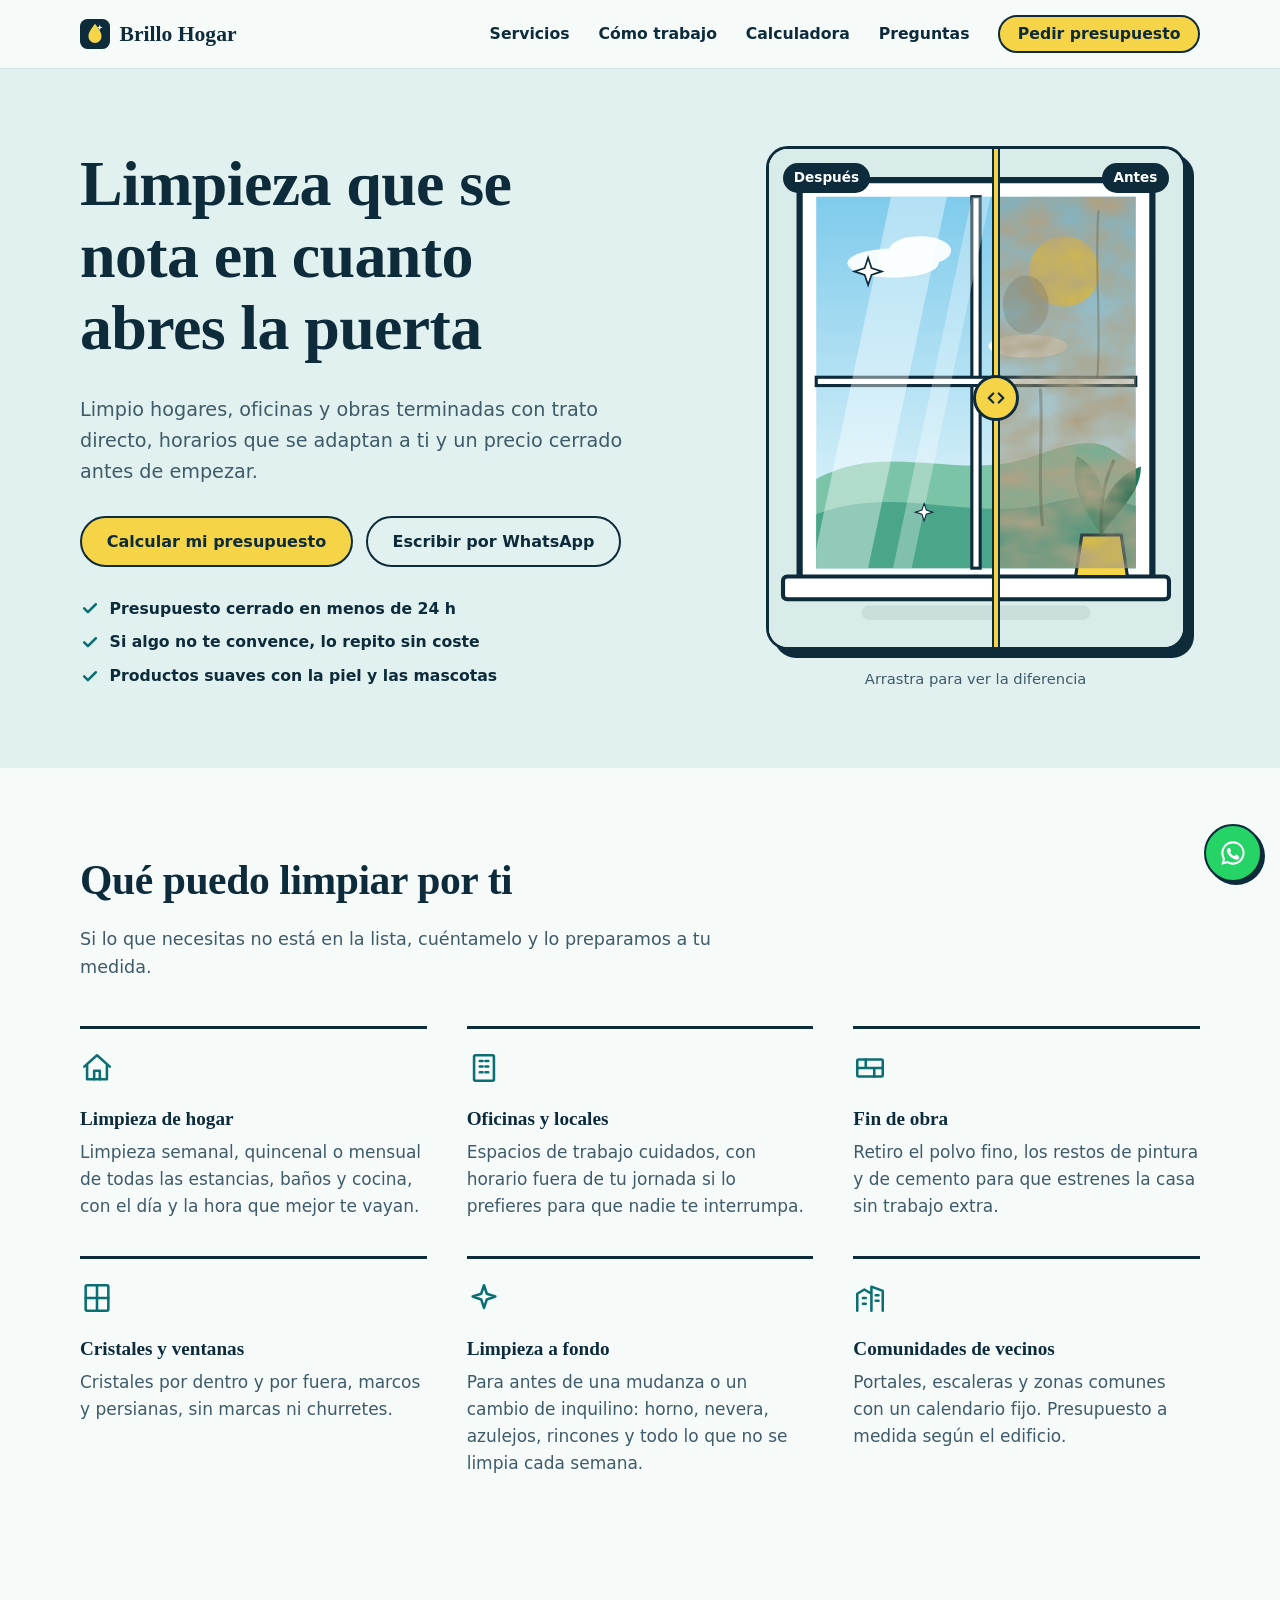
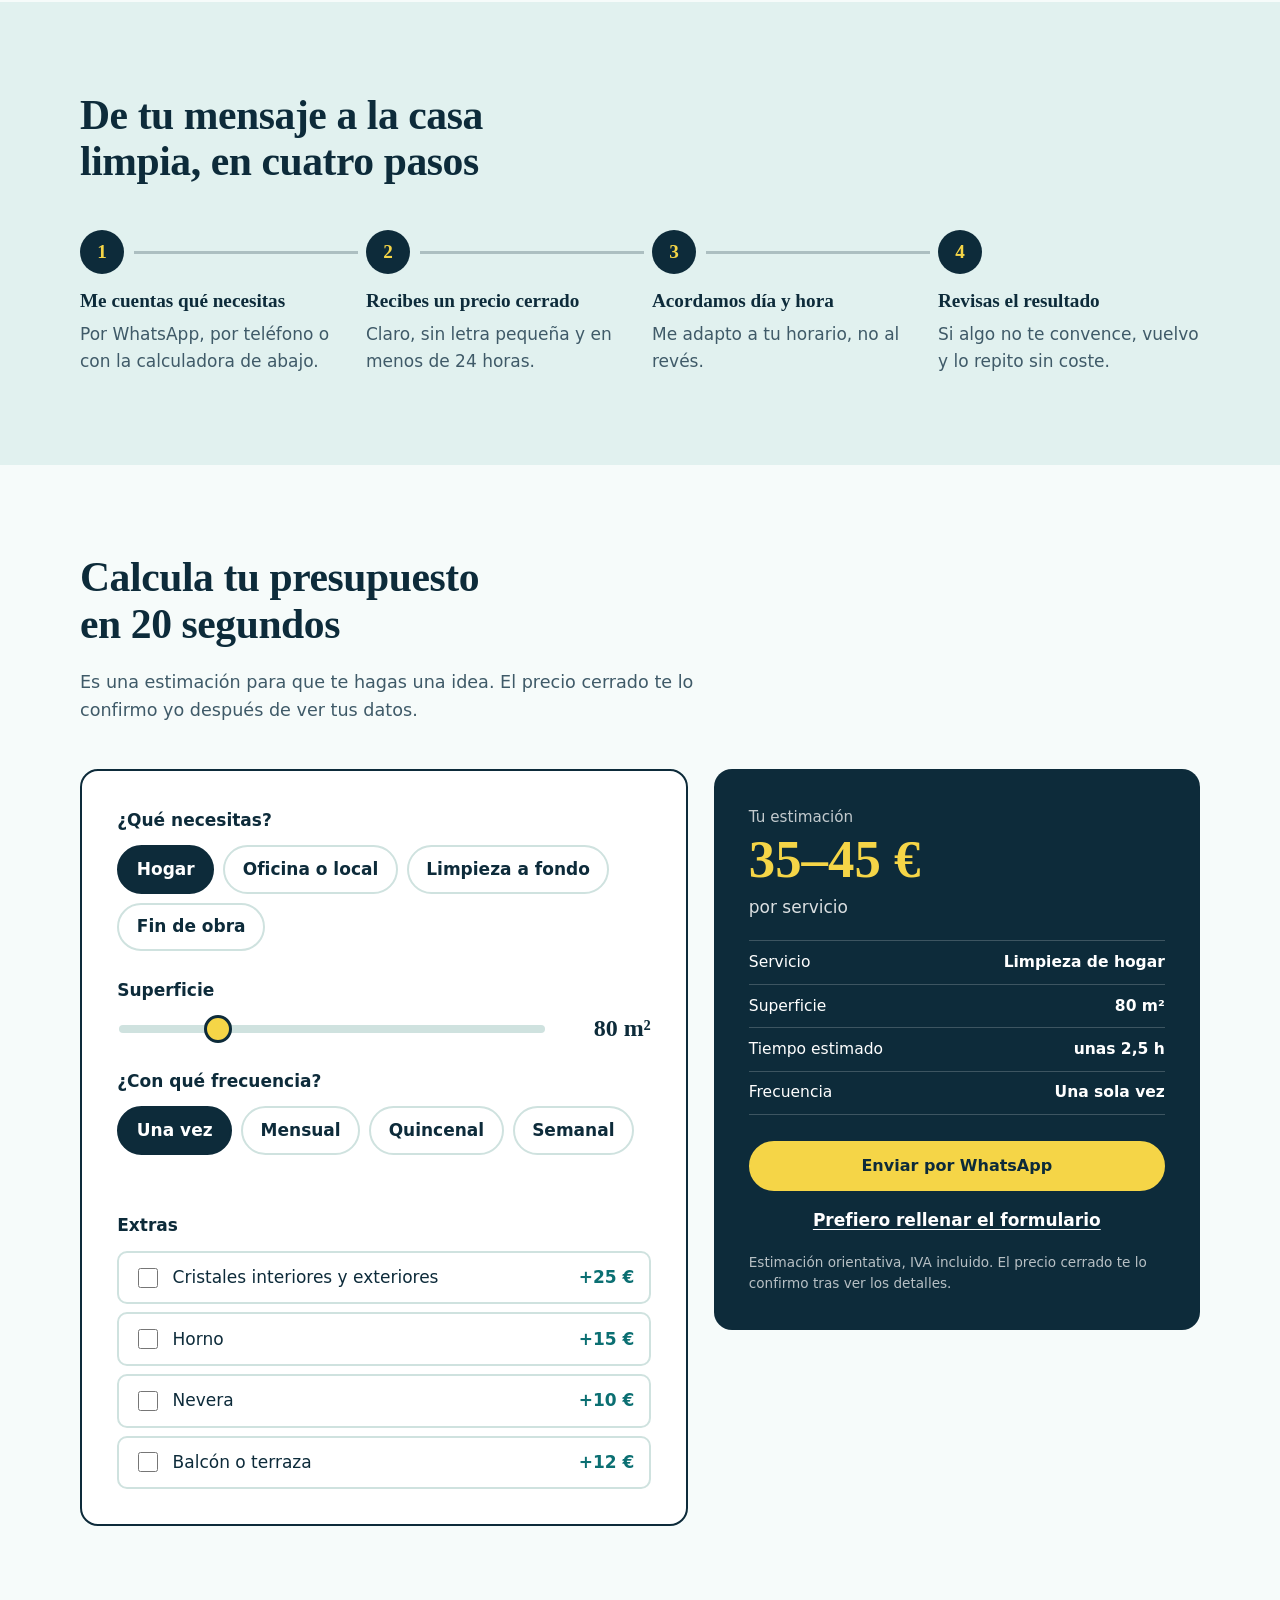
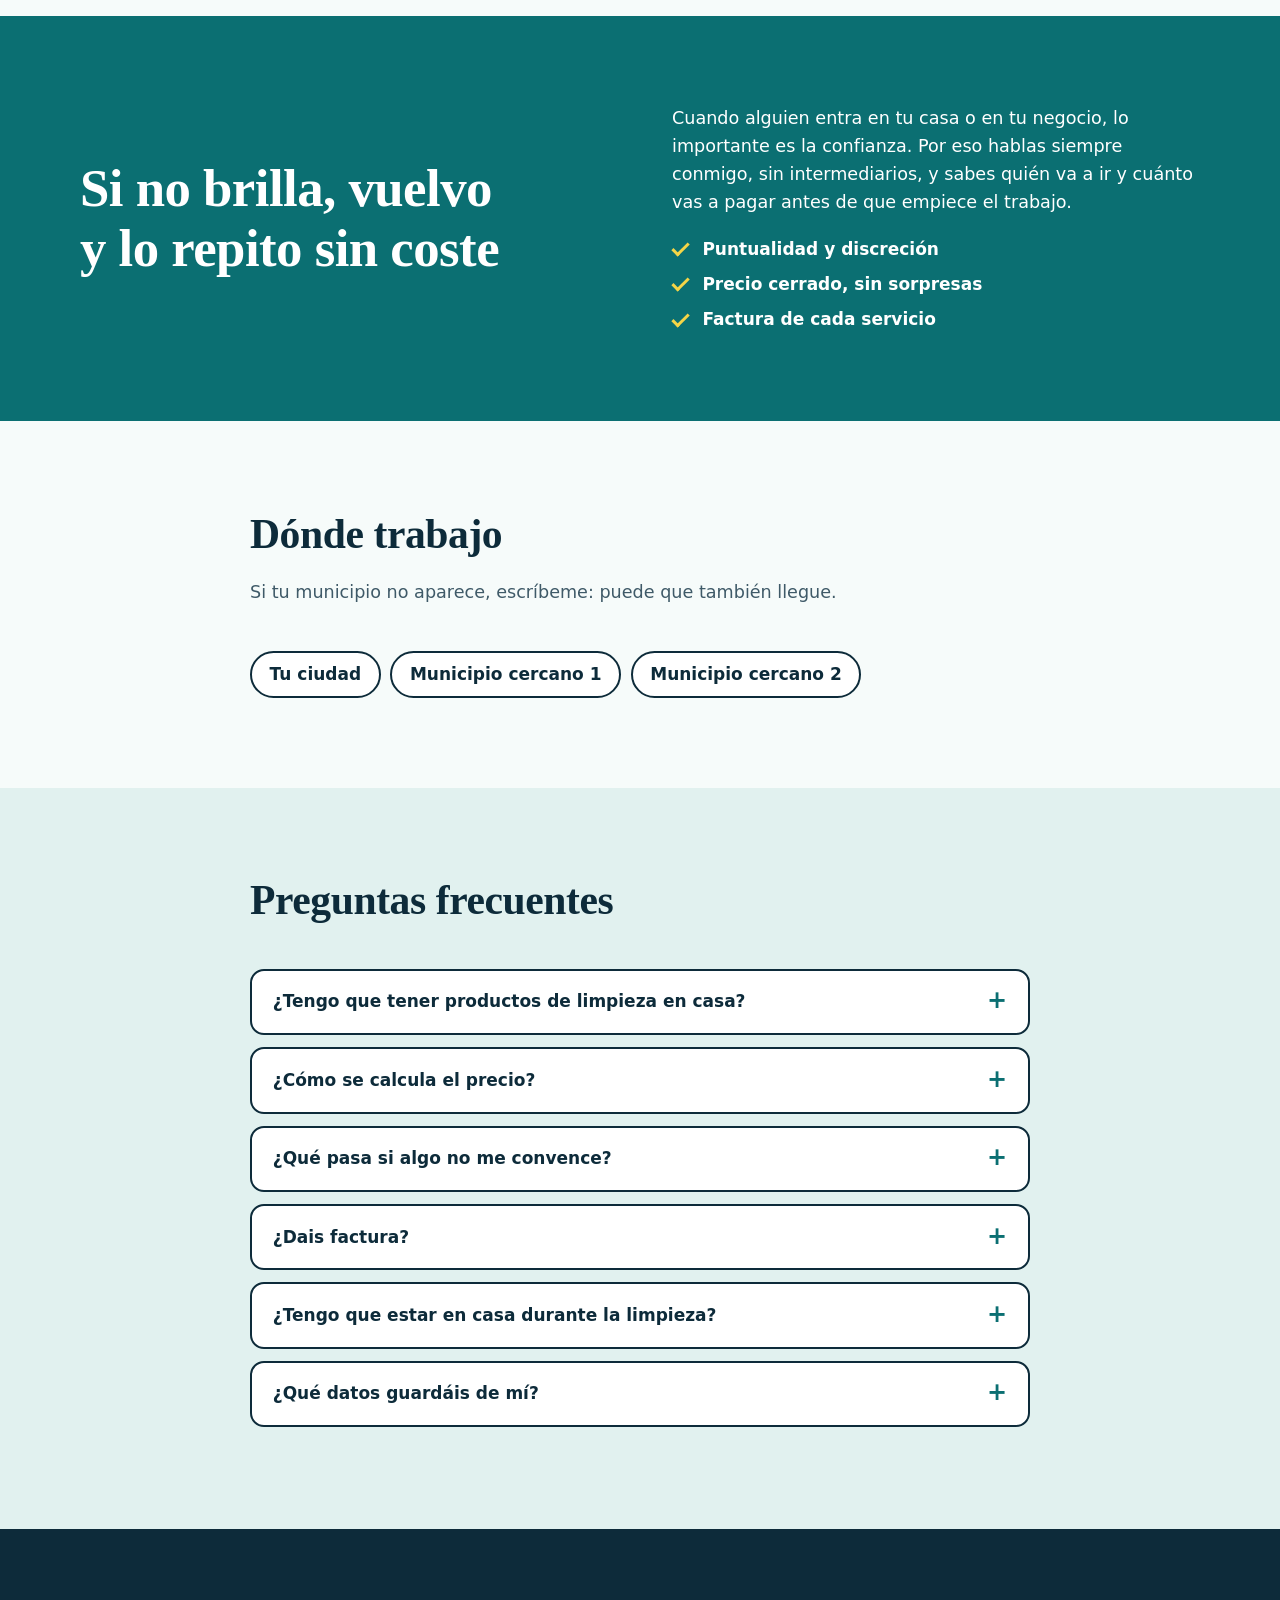
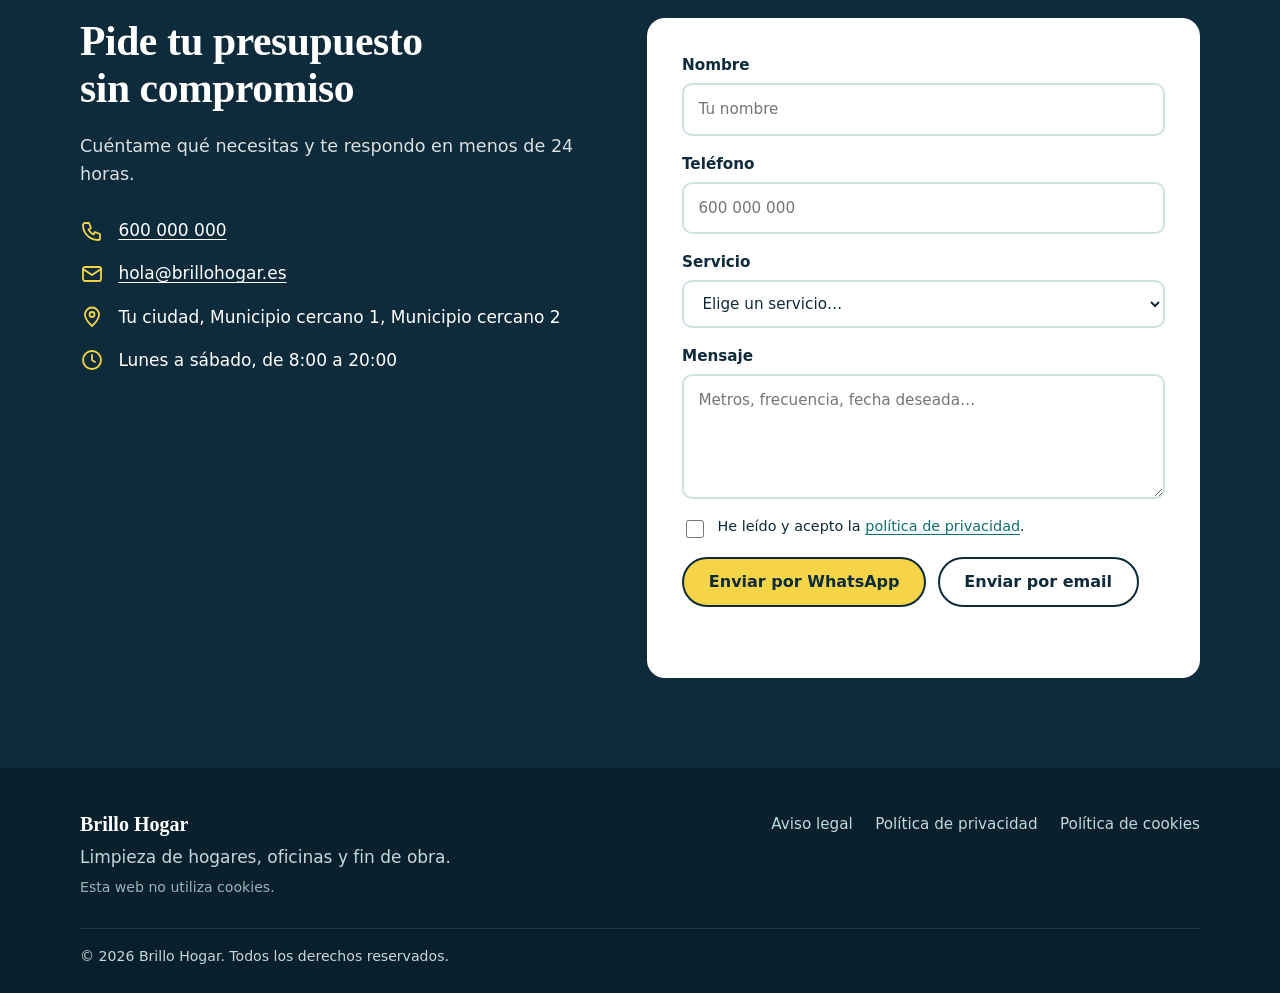
<file: index.html>
<!DOCTYPE html>
<html lang="es">
<head>
  <meta charset="UTF-8">
  <meta name="viewport" content="width=device-width, initial-scale=1">
  <title>Brillo Hogar | Limpieza de hogares, oficinas y fin de obra</title>
  <meta name="description" content="Limpieza profesional para hogares, oficinas y fin de obra. Calcula tu presupuesto al instante y recibe una oferta cerrada en menos de 24 horas.">
  <meta name="theme-color" content="#0d2b3a">
  <meta property="og:type" content="website">
  <meta property="og:title" content="Brillo Hogar | Limpieza profesional">
  <meta property="og:description" content="Calcula tu presupuesto al instante. Limpieza de hogares, oficinas y fin de obra.">
  <link rel="icon" href="favicon.svg" type="image/svg+xml">
  <link rel="stylesheet" href="style.css">

  <!-- Datos para Google: sustituye "Tu ciudad" y el teléfono por los reales -->
  <script type="application/ld+json">
  {
    "@context": "https://schema.org",
    "@type": "HouseCleaning",
    "name": "Brillo Hogar",
    "description": "Limpieza de hogares, oficinas y fin de obra.",
    "telephone": "+34600000000",
    "email": "hola@brillohogar.es",
    "areaServed": "Tu ciudad",
    "openingHours": "Mo-Sa 08:00-20:00"
  }
  </script>
</head>
<body>

  <!-- Ilustración de la ventana (se reutiliza en el antes/después) -->
  <svg width="0" height="0" style="position:absolute" aria-hidden="true" focusable="false">
    <defs>
      <linearGradient id="sky" x1="0" y1="0" x2="0" y2="1">
        <stop offset="0" stop-color="#7fcbec"/><stop offset="1" stop-color="#eaf8fb"/>
      </linearGradient>
      <clipPath id="glassclip"><rect x="46" y="46" width="308" height="358"/></clipPath>
      <filter id="grime" x="0" y="0" width="100%" height="100%">
        <feTurbulence type="fractalNoise" baseFrequency="0.018 0.03" numOctaves="3" seed="4" result="n"/>
        <feColorMatrix in="n" type="matrix" values="0 0 0 0 .42  0 0 0 0 .36  0 0 0 0 .24  0 0 0 1.7 -.4"/>
      </filter>
      <symbol id="scene" viewBox="0 0 400 480">
        <rect width="400" height="480" fill="#d9ece9"/>
        <rect x="30" y="30" width="340" height="390" rx="10" fill="#fff" stroke="#0d2b3a" stroke-width="6"/>
        <rect x="46" y="46" width="308" height="358" fill="url(#sky)"/>
        <circle cx="285" cy="118" r="34" fill="#f5d547"/>
        <g fill="#fff" opacity=".92">
          <ellipse cx="120" cy="110" rx="44" ry="14"/><ellipse cx="146" cy="98" rx="30" ry="14"/>
          <ellipse cx="250" cy="190" rx="38" ry="11"/>
        </g>
        <path d="M46 318c70-38 140 4 210-22s70-6 98 8v100H46z" fill="#7cc4a8"/>
        <path d="M46 352c80-30 150 10 230-12 40-10 62 0 78 4v60H46z" fill="#4aa58a"/>
        <rect x="196" y="46" width="8" height="358" fill="#fff" stroke="#0d2b3a" stroke-width="3"/>
        <rect x="46" y="220" width="308" height="8" fill="#fff" stroke="#0d2b3a" stroke-width="3"/>
        <rect x="14" y="412" width="372" height="22" rx="4" fill="#fff" stroke="#0d2b3a" stroke-width="4"/>
        <path d="M296 412l6-40h38l6 40z" fill="#f5d547" stroke="#0d2b3a" stroke-width="3"/>
        <path d="M321 372c-22-30-30-52-24-76 24 12 32 44 24 76z" fill="#2f8f6b"/>
        <path d="M321 372c20-28 38-42 38-66-26 10-42 34-38 66z" fill="#26775a"/>
        <path d="M321 372c-2-30 2-52 12-72" fill="none" stroke="#1d5f48" stroke-width="3"/>
        <rect x="90" y="440" width="220" height="14" rx="7" fill="#0d2b3a" opacity=".08"/>
      </symbol>
      <path id="spark" d="M0-12L3-3 12 0 3 3 0 12-3 3-12 0-3-3z"/>
    </defs>
  </svg>

  <a class="skip" href="#contenido">Saltar al contenido</a>

  <header class="header">
    <div class="container nav">
      <a href="#inicio" class="logo" aria-label="Brillo Hogar, inicio">
        <svg width="30" height="30" viewBox="0 0 64 64" aria-hidden="true"><rect width="64" height="64" rx="16" fill="#0d2b3a"/><path d="M32 10c8 11 14 18 14 27a14 14 0 0 1-28 0c0-9 6-16 14-27z" fill="#f5d547"/><path d="M42 12l1.6 4.4L48 18l-4.4 1.6L42 24l-1.6-4.4L36 18l4.4-1.6z" fill="#fff"/></svg>
        <span data-site="name">Brillo Hogar</span>
      </a>
      <button class="menu-btn" id="menuBtn" aria-label="Abrir menú" aria-expanded="false" aria-controls="menu">
        <span></span><span></span><span></span>
      </button>
      <nav class="menu" id="menu" aria-label="Principal">
        <a href="#servicios">Servicios</a>
        <a href="#proceso">Cómo trabajo</a>
        <a href="#presupuesto">Calculadora</a>
        <a href="#faq">Preguntas</a>
        <a href="#contacto" class="btn btn-small">Pedir presupuesto</a>
      </nav>
    </div>
  </header>

  <main id="contenido">

    <!-- HERO -->
    <section class="hero" id="inicio">
      <div class="container hero-grid">
        <div class="hero-text">
          <h1>Limpieza que se nota en cuanto abres la puerta</h1>
          <p class="lead">Limpio hogares, oficinas y obras terminadas con trato directo, horarios que se adaptan a ti y un precio cerrado antes de empezar.</p>
          <div class="hero-actions">
            <a href="#presupuesto" class="btn">Calcular mi presupuesto</a>
            <a href="https://wa.me/34600000000?text=Hola%2C%20quiero%20pedir%20presupuesto%20de%20limpieza" data-site-href="wa" class="btn btn-ghost" target="_blank" rel="noopener">Escribir por WhatsApp</a>
          </div>
          <ul class="trust">
            <li><svg viewBox="0 0 24 24" aria-hidden="true"><path d="M5 12.5l4.5 4.5L19 7.5"/></svg>Presupuesto cerrado en menos de 24 h</li>
            <li><svg viewBox="0 0 24 24" aria-hidden="true"><path d="M5 12.5l4.5 4.5L19 7.5"/></svg>Si algo no te convence, lo repito sin coste</li>
            <li><svg viewBox="0 0 24 24" aria-hidden="true"><path d="M5 12.5l4.5 4.5L19 7.5"/></svg>Productos suaves con la piel y las mascotas</li>
          </ul>
        </div>

        <figure class="pane-wrap">
          <div class="pane" id="pane">
            <div class="layer layer-dirty" aria-hidden="true">
              <svg viewBox="0 0 400 480" preserveAspectRatio="xMidYMid slice">
                <use href="#scene" width="400" height="480"/>
                <g clip-path="url(#glassclip)">
                  <rect x="46" y="46" width="308" height="358" fill="#7c7760" opacity=".30"/>
                  <rect x="46" y="46" width="308" height="358" filter="url(#grime)"/>
                  <g fill="none" stroke="#5d5a48" stroke-linecap="round" opacity=".38">
                    <path d="M92 60c4 40-2 80 3 130" stroke-width="3"/>
                    <path d="M150 60c-3 50 4 90 0 150" stroke-width="2"/>
                    <path d="M262 232c3 40-3 80 2 130" stroke-width="3"/>
                    <path d="M318 60c-4 60 3 100-1 160" stroke-width="2"/>
                  </g>
                  <g fill="#5d5a48" opacity=".22">
                    <ellipse cx="120" cy="300" rx="26" ry="34"/><ellipse cx="150" cy="282" rx="8" ry="14"/>
                    <ellipse cx="248" cy="150" rx="22" ry="28"/>
                  </g>
                </g>
              </svg>
            </div>
            <div class="layer layer-clean" aria-hidden="true">
              <svg viewBox="0 0 400 480" preserveAspectRatio="xMidYMid slice">
                <use href="#scene" width="400" height="480"/>
                <g clip-path="url(#glassclip)">
                  <path d="M118 46h54L96 404H42z" fill="#fff" opacity=".4"/>
                  <path d="M196 46h18L138 404h-18z" fill="#fff" opacity=".3"/>
                </g>
                <g fill="#fff" stroke="#0d2b3a" stroke-width="1.5">
                  <use href="#spark" transform="translate(96 118) scale(1.1)"/>
                  <use href="#spark" transform="translate(318 260) scale(.9)"/>
                  <use href="#spark" transform="translate(150 350) scale(.7)"/>
                </g>
              </svg>
            </div>
            <span class="tag tag-after">Después</span>
            <span class="tag tag-before">Antes</span>
            <span class="pane-line" aria-hidden="true"></span>
            <span class="pane-knob" aria-hidden="true">
              <svg viewBox="0 0 24 24"><path d="M9 7l-5 5 5 5M15 7l5 5-5 5"/></svg>
            </span>
            <input type="range" min="0" max="100" value="0" step="1" aria-label="Comparar antes y después de la limpieza">
          </div>
          <figcaption>Arrastra para ver la diferencia</figcaption>
        </figure>
      </div>
    </section>

    <!-- SERVICIOS -->
    <section class="section" id="servicios">
      <div class="container">
        <div class="section-head">
          <h2>Qué puedo limpiar por ti</h2>
          <p>Si lo que necesitas no está en la lista, cuéntamelo y lo preparamos a tu medida.</p>
        </div>
        <div class="services">
          <article class="svc">
            <svg class="ico" viewBox="0 0 24 24" aria-hidden="true"><path d="M3 11l9-8 9 8"/><path d="M5 10v10h14V10"/><path d="M10 20v-6h4v6"/></svg>
            <h3>Limpieza de hogar</h3>
            <p>Limpieza semanal, quincenal o mensual de todas las estancias, baños y cocina, con el día y la hora que mejor te vayan.</p>
          </article>
          <article class="svc">
            <svg class="ico" viewBox="0 0 24 24" aria-hidden="true"><rect x="5" y="3" width="14" height="18" rx="1"/><path d="M9 7h2M13 7h2M9 11h2M13 11h2M9 15h2M13 15h2"/></svg>
            <h3>Oficinas y locales</h3>
            <p>Espacios de trabajo cuidados, con horario fuera de tu jornada si lo prefieres para que nadie te interrumpa.</p>
          </article>
          <article class="svc">
            <svg class="ico" viewBox="0 0 24 24" aria-hidden="true"><rect x="3" y="6" width="18" height="12" rx="1"/><path d="M3 12h18M9 6v6M15 12v6"/></svg>
            <h3>Fin de obra</h3>
            <p>Retiro el polvo fino, los restos de pintura y de cemento para que estrenes la casa sin trabajo extra.</p>
          </article>
          <article class="svc">
            <svg class="ico" viewBox="0 0 24 24" aria-hidden="true"><rect x="4" y="3" width="16" height="18" rx="1"/><path d="M12 3v18M4 12h16"/></svg>
            <h3>Cristales y ventanas</h3>
            <p>Cristales por dentro y por fuera, marcos y persianas, sin marcas ni churretes.</p>
          </article>
          <article class="svc">
            <svg class="ico" viewBox="0 0 24 24" aria-hidden="true"><path d="M12 3l2 6 6 2-6 2-2 6-2-6-6-2 6-2z"/></svg>
            <h3>Limpieza a fondo</h3>
            <p>Para antes de una mudanza o un cambio de inquilino: horno, nevera, azulejos, rincones y todo lo que no se limpia cada semana.</p>
          </article>
          <article class="svc">
            <svg class="ico" viewBox="0 0 24 24" aria-hidden="true"><path d="M3 21V9l5-3 5 3v12M13 21V4l8 3v14M7 12h2M7 16h2M16 10h2M16 14h2"/></svg>
            <h3>Comunidades de vecinos</h3>
            <p>Portales, escaleras y zonas comunes con un calendario fijo. Presupuesto a medida según el edificio.</p>
          </article>
        </div>
      </div>
    </section>

    <!-- PROCESO -->
    <section class="section section-glass" id="proceso">
      <div class="container">
        <div class="section-head">
          <h2>De tu mensaje a la casa limpia, en cuatro pasos</h2>
        </div>
        <ol class="steps">
          <li><span class="num">1</span><h3>Me cuentas qué necesitas</h3><p>Por WhatsApp, por teléfono o con la calculadora de abajo.</p></li>
          <li><span class="num">2</span><h3>Recibes un precio cerrado</h3><p>Claro, sin letra pequeña y en menos de 24 horas.</p></li>
          <li><span class="num">3</span><h3>Acordamos día y hora</h3><p>Me adapto a tu horario, no al revés.</p></li>
          <li><span class="num">4</span><h3>Revisas el resultado</h3><p>Si algo no te convence, vuelvo y lo repito sin coste.</p></li>
        </ol>
      </div>
    </section>

    <!-- CALCULADORA -->
    <section class="section" id="presupuesto">
      <div class="container">
        <div class="section-head">
          <h2>Calcula tu presupuesto en 20 segundos</h2>
          <p>Es una estimación para que te hagas una idea. El precio cerrado te lo confirmo yo después de ver tus datos.</p>
        </div>

        <div class="calc">
          <form class="calc-form" id="calc" novalidate>
            <fieldset>
              <legend>¿Qué necesitas?</legend>
              <div class="chips">
                <label class="chip"><input type="radio" name="servicio" value="hogar" checked><span>Hogar</span></label>
                <label class="chip"><input type="radio" name="servicio" value="oficina"><span>Oficina o local</span></label>
                <label class="chip"><input type="radio" name="servicio" value="fondo"><span>Limpieza a fondo</span></label>
                <label class="chip"><input type="radio" name="servicio" value="obra"><span>Fin de obra</span></label>
              </div>
            </fieldset>

            <fieldset>
              <legend>Superficie</legend>
              <div class="range-row">
                <input type="range" id="m2" name="m2" min="20" max="300" step="5" value="80" aria-label="Metros cuadrados">
                <output id="m2out" for="m2">80 m²</output>
              </div>
            </fieldset>

            <fieldset id="freqSet">
              <legend>¿Con qué frecuencia?</legend>
              <div class="chips">
                <label class="chip"><input type="radio" name="frecuencia" value="puntual" checked><span>Una vez</span></label>
                <label class="chip"><input type="radio" name="frecuencia" value="mensual"><span>Mensual</span></label>
                <label class="chip"><input type="radio" name="frecuencia" value="quincenal"><span>Quincenal</span></label>
                <label class="chip"><input type="radio" name="frecuencia" value="semanal"><span>Semanal</span></label>
              </div>
              <p class="hint" id="freqHint"></p>
            </fieldset>

            <fieldset>
              <legend>Extras</legend>
              <div class="extras">
                <label class="check-row"><input type="checkbox" name="extra" value="cristales"><span>Cristales interiores y exteriores</span><em data-extra="cristales"></em></label>
                <label class="check-row"><input type="checkbox" name="extra" value="horno"><span>Horno</span><em data-extra="horno"></em></label>
                <label class="check-row"><input type="checkbox" name="extra" value="nevera"><span>Nevera</span><em data-extra="nevera"></em></label>
                <label class="check-row"><input type="checkbox" name="extra" value="balcon"><span>Balcón o terraza</span><em data-extra="balcon"></em></label>
              </div>
            </fieldset>
          </form>

          <aside class="calc-result" aria-live="polite">
            <p class="res-label">Tu estimación</p>
            <p class="res-price" id="resPrice">—</p>
            <p class="res-sub" id="resSub"></p>
            <ul class="res-list" id="resList"></ul>
            <a class="btn" id="resWa" href="#contacto" target="_blank" rel="noopener">Enviar por WhatsApp</a>
            <a class="res-link" id="resForm" href="#contacto">Prefiero rellenar el formulario</a>
            <p class="res-note" id="resNote"></p>
          </aside>
        </div>
      </div>
    </section>

    <!-- GARANTÍA -->
    <section class="band">
      <div class="container band-grid">
        <h2>Si no brilla, vuelvo y lo repito sin coste</h2>
        <div>
          <p>Cuando alguien entra en tu casa o en tu negocio, lo importante es la confianza. Por eso hablas siempre conmigo, sin intermediarios, y sabes quién va a ir y cuánto vas a pagar antes de que empiece el trabajo.</p>
          <ul class="band-list">
            <li>Puntualidad y discreción</li>
            <li>Precio cerrado, sin sorpresas</li>
            <li>Factura de cada servicio</li>
          </ul>
        </div>
      </div>
    </section>

    <!-- ZONA -->
    <section class="section" id="zona">
      <div class="container narrow">
        <div class="section-head">
          <h2>Dónde trabajo</h2>
          <p>Si tu municipio no aparece, escríbeme: puede que también llegue.</p>
        </div>
        <ul class="areas" id="areas">
          <li>Tu ciudad</li>
        </ul>
      </div>
    </section>

    <!--
      OPINIONES: cuando tengas reseñas REALES de clientes (con su permiso),
      copia este bloque dentro de una <section class="section section-glass">,
      sustituye el texto y publícalo. No pongas opiniones inventadas.

      <div class="quotes">
        <blockquote class="quote"><p>Texto real de la reseña.</p><footer>Nombre, ciudad</footer></blockquote>
      </div>
    -->

    <!-- FAQ -->
    <section class="section section-glass" id="faq">
      <div class="container narrow">
        <div class="section-head">
          <h2>Preguntas frecuentes</h2>
        </div>
        <details class="faq">
          <summary>¿Tengo que tener productos de limpieza en casa?</summary>
          <p>No hace falta. Llevo mis productos y mi material, aunque puedo usar los tuyos si lo prefieres.</p>
        </details>
        <details class="faq">
          <summary>¿Cómo se calcula el precio?</summary>
          <p>Depende de los metros, del tipo de limpieza y de la frecuencia. La calculadora de arriba te da una idea; después te envío un precio cerrado.</p>
        </details>
        <details class="faq">
          <summary>¿Qué pasa si algo no me convence?</summary>
          <p>Me lo dices y vuelvo a repasarlo sin coste.</p>
        </details>
        <details class="faq">
          <summary>¿Dais factura?</summary>
          <p>Sí, de cada servicio.</p>
        </details>
        <details class="faq">
          <summary>¿Tengo que estar en casa durante la limpieza?</summary>
          <p>Como prefieras. Podemos acordar cómo entrar y avisarte cuando termine.</p>
        </details>
        <details class="faq">
          <summary>¿Qué datos guardáis de mí?</summary>
          <p>Solo los que me envías para preparar tu presupuesto. Puedes leer los detalles en la <a href="privacidad.html">política de privacidad</a>.</p>
        </details>
      </div>
    </section>

    <!-- CONTACTO -->
    <section class="section contact" id="contacto">
      <div class="container contact-grid">
        <div class="contact-info">
          <h2>Pide tu presupuesto sin compromiso</h2>
          <p>Cuéntame qué necesitas y te respondo en menos de 24 horas.</p>
          <ul class="contact-list">
            <li>
              <svg viewBox="0 0 24 24" aria-hidden="true"><path d="M5 4h4l2 5-2.5 1.5a11 11 0 0 0 5 5L15 13l5 2v4a2 2 0 0 1-2 2A15 15 0 0 1 3 6a2 2 0 0 1 2-2z"/></svg>
              <a href="tel:+34600000000" data-site-href="tel" data-site="phone">600 000 000</a>
            </li>
            <li>
              <svg viewBox="0 0 24 24" aria-hidden="true"><rect x="3" y="5" width="18" height="14" rx="2"/><path d="M3 7l9 6 9-6"/></svg>
              <a href="mailto:hola@brillohogar.es" data-site-href="mail" data-site="email">hola@brillohogar.es</a>
            </li>
            <li>
              <svg viewBox="0 0 24 24" aria-hidden="true"><path d="M12 21s7-6.2 7-11.5A7 7 0 0 0 5 9.500C5 14.800 12 21 12 21z"/><circle cx="12" cy="9.500" r="2.500"/></svg>
              <span data-site="city">Tu ciudad y alrededores</span>
            </li>
            <li>
              <svg viewBox="0 0 24 24" aria-hidden="true"><circle cx="12" cy="12" r="9"/><path d="M12 7v5l3 2"/></svg>
              <span data-site="hours">Lunes a sábado, de 8:00 a 20:00</span>
            </li>
          </ul>
        </div>

        <form class="form" id="contactForm" novalidate>
          <label>Nombre
            <input type="text" name="nombre" autocomplete="name" placeholder="Tu nombre" required>
          </label>
          <label>Teléfono
            <input type="tel" name="telefono" autocomplete="tel" placeholder="600 000 000" required>
          </label>
          <label>Servicio
            <select name="servicio" required>
              <option value="">Elige un servicio…</option>
              <option>Limpieza de hogar</option>
              <option>Oficina o local</option>
              <option>Fin de obra</option>
              <option>Cristales y ventanas</option>
              <option>Limpieza a fondo</option>
              <option>Comunidad de vecinos</option>
            </select>
          </label>
          <label>Mensaje
            <textarea name="mensaje" rows="4" placeholder="Metros, frecuencia, fecha deseada…"></textarea>
          </label>
          <label class="check">
            <input type="checkbox" name="privacidad" required>
            <span>He leído y acepto la <a href="privacidad.html" target="_blank" rel="noopener">política de privacidad</a>.</span>
          </label>
          <div class="form-actions">
            <button type="submit" class="btn">Enviar por WhatsApp</button>
            <button type="button" class="btn btn-ghost" id="mailBtn">Enviar por email</button>
          </div>
          <p class="form-msg" id="formMsg" role="status"></p>
        </form>
      </div>
    </section>
  </main>

  <footer class="footer">
    <div class="container footer-grid">
      <div>
        <strong data-site="name">Brillo Hogar</strong>
        <p>Limpieza de hogares, oficinas y fin de obra.</p>
        <p class="small">Esta web no utiliza cookies.</p>
      </div>
      <nav class="footer-links" aria-label="Legal">
        <a href="aviso-legal.html">Aviso legal</a>
        <a href="privacidad.html">Política de privacidad</a>
        <a href="cookies.html">Política de cookies</a>
      </nav>
      <p class="copy">© <span id="year"></span> <span data-site="name">Brillo Hogar</span>. Todos los derechos reservados.</p>
    </div>
  </footer>

  <a class="whatsapp" data-site-href="wa" href="https://wa.me/34600000000?text=Hola%2C%20quiero%20pedir%20presupuesto%20de%20limpieza" target="_blank" rel="noopener" aria-label="Escribir por WhatsApp">
    <svg viewBox="0 0 24 24" width="28" height="28" fill="currentColor" aria-hidden="true"><path d="M12 2a10 10 0 0 0-8.6 15.1L2 22l5-1.3A10 10 0 1 0 12 2zm0 18.2a8.2 8.2 0 0 1-4.2-1.2l-.3-.2-3 .8.8-2.9-.2-.3A8.2 8.2 0 1 1 12 20.200zm4.500-6.100c-.2-.1-1.500-.7-1.700-.8s-.4-.1-.6.1-.7.8-.8 1-.3.2-.5.1a6.700 6.700 0 0 1-3.300-2.900c-.2-.4.2-.4.700-1.300.1-.2 0-.3 0-.4l-.8-1.800c-.2-.5-.4-.4-.6-.4h-.5a1 1 0 0 0-.7.3 3 3 0 0 0-.9 2.200 5.200 5.200 0 0 0 1.100 2.800 11.800 11.800 0 0 0 4.500 4c1.700.7 2.300.8 3.100.7a2.600 2.600 0 0 0 1.700-1.200 2.100 2.100 0 0 0 .1-1.200c0-.1-.2-.2-.5-.3z"/></svg>
  </a>

  <script src="config.js"></script>
  <script src="script.js"></script>
</body>
</html>
</file>
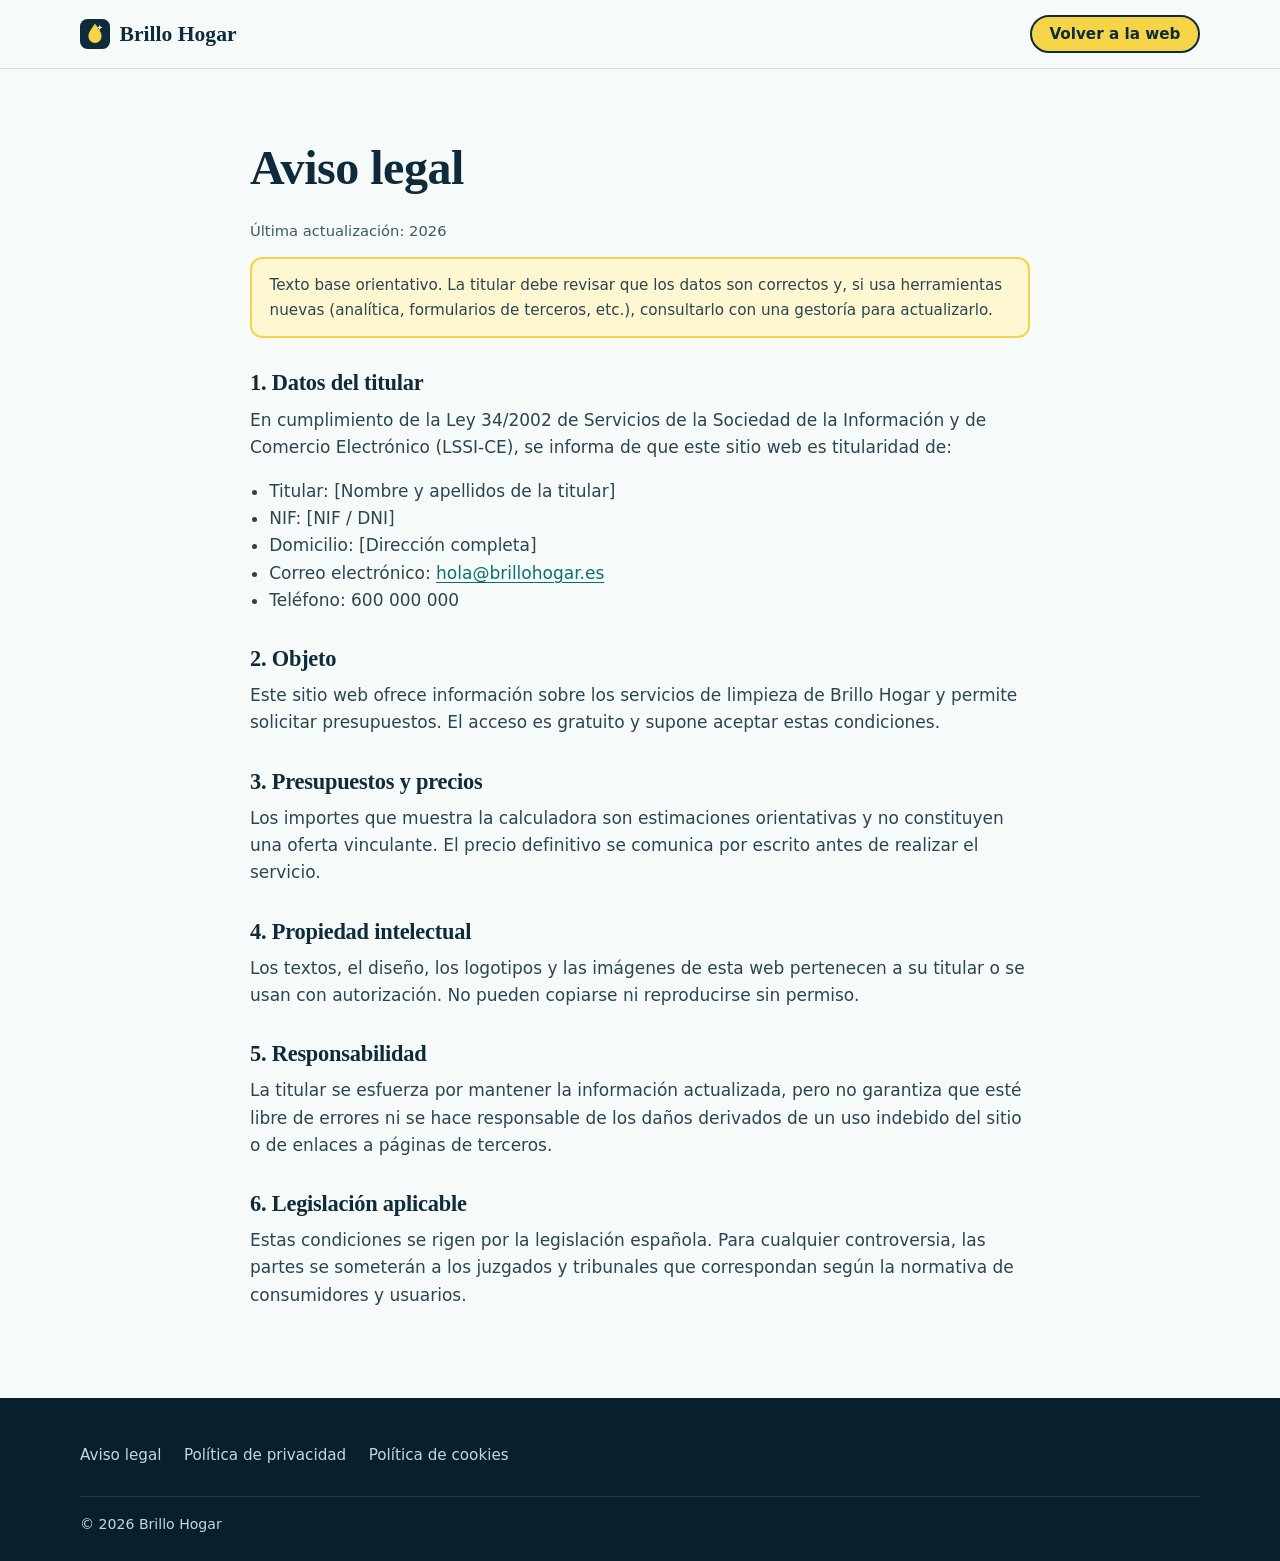
<file: aviso-legal.html>
<!DOCTYPE html>
<html lang="es">
<head>
  <meta charset="UTF-8">
  <meta name="viewport" content="width=device-width, initial-scale=1">
  <title>Aviso legal | Brillo Hogar</title>
  <meta name="robots" content="noindex,follow">
  <link rel="icon" href="favicon.svg" type="image/svg+xml">
  <link rel="stylesheet" href="style.css">
</head>
<body>
  <header class="header">
    <div class="container nav">
      <a href="index.html" class="logo">
        <svg width="30" height="30" viewBox="0 0 64 64" aria-hidden="true"><rect width="64" height="64" rx="16" fill="#0d2b3a"/><path d="M32 10c8 11 14 18 14 27a14 14 0 0 1-28 0c0-9 6-16 14-27z" fill="#f5d547"/><path d="M42 12l1.6 4.4L48 18l-4.4 1.6L42 24l-1.6-4.4L36 18l4.4-1.6z" fill="#fff"/></svg>
        <span data-site="name">Brillo Hogar</span>
      </a>
      <a href="index.html" class="btn btn-small">Volver a la web</a>
    </div>
  </header>
  <main class="legal">
    <div class="container narrow">
      <h1>Aviso legal</h1>
      <p class="meta">Última actualización: <span id="year"></span></p>
      <p class="draft">Texto base orientativo. La titular debe revisar que los datos son correctos y, si usa herramientas nuevas (analítica, formularios de terceros, etc.), consultarlo con una gestoría para actualizarlo.</p>
      <h2>1. Datos del titular</h2>
      <p>En cumplimiento de la Ley 34/2002 de Servicios de la Sociedad de la Información y de Comercio Electrónico (LSSI-CE), se informa de que este sitio web es titularidad de:</p>
      <ul>
        <li>Titular: <span data-site="legalName">[Nombre y apellidos de la titular]</span></li>
        <li>NIF: <span data-site="nif">[NIF / DNI]</span></li>
        <li>Domicilio: <span data-site="address">[Dirección completa]</span></li>
        <li>Correo electrónico: <a data-site-href="mail" data-site="email" href="mailto:hola@brillohogar.es">hola@brillohogar.es</a></li>
        <li>Teléfono: <span data-site="phone">600 000 000</span></li>
      </ul>
      <h2>2. Objeto</h2>
      <p>Este sitio web ofrece información sobre los servicios de limpieza de <span data-site="name">Brillo Hogar</span> y permite solicitar presupuestos. El acceso es gratuito y supone aceptar estas condiciones.</p>
      <h2>3. Presupuestos y precios</h2>
      <p>Los importes que muestra la calculadora son estimaciones orientativas y no constituyen una oferta vinculante. El precio definitivo se comunica por escrito antes de realizar el servicio.</p>
      <h2>4. Propiedad intelectual</h2>
      <p>Los textos, el diseño, los logotipos y las imágenes de esta web pertenecen a su titular o se usan con autorización. No pueden copiarse ni reproducirse sin permiso.</p>
      <h2>5. Responsabilidad</h2>
      <p>La titular se esfuerza por mantener la información actualizada, pero no garantiza que esté libre de errores ni se hace responsable de los daños derivados de un uso indebido del sitio o de enlaces a páginas de terceros.</p>
      <h2>6. Legislación aplicable</h2>
      <p>Estas condiciones se rigen por la legislación española. Para cualquier controversia, las partes se someterán a los juzgados y tribunales que correspondan según la normativa de consumidores y usuarios.</p>

    </div>
  </main>
  <footer class="footer">
    <div class="container footer-grid">
      <nav class="footer-links" aria-label="Legal">
        <a href="aviso-legal.html">Aviso legal</a>
        <a href="privacidad.html">Política de privacidad</a>
        <a href="cookies.html">Política de cookies</a>
      </nav>
      <p class="copy">© <span id="year2"></span> <span data-site="name">Brillo Hogar</span></p>
    </div>
  </footer>
  <script>document.getElementById("year2").textContent = new Date().getFullYear();</script>
  <script src="config.js"></script>
  <script src="script.js"></script>
</body>
</html>
</file>
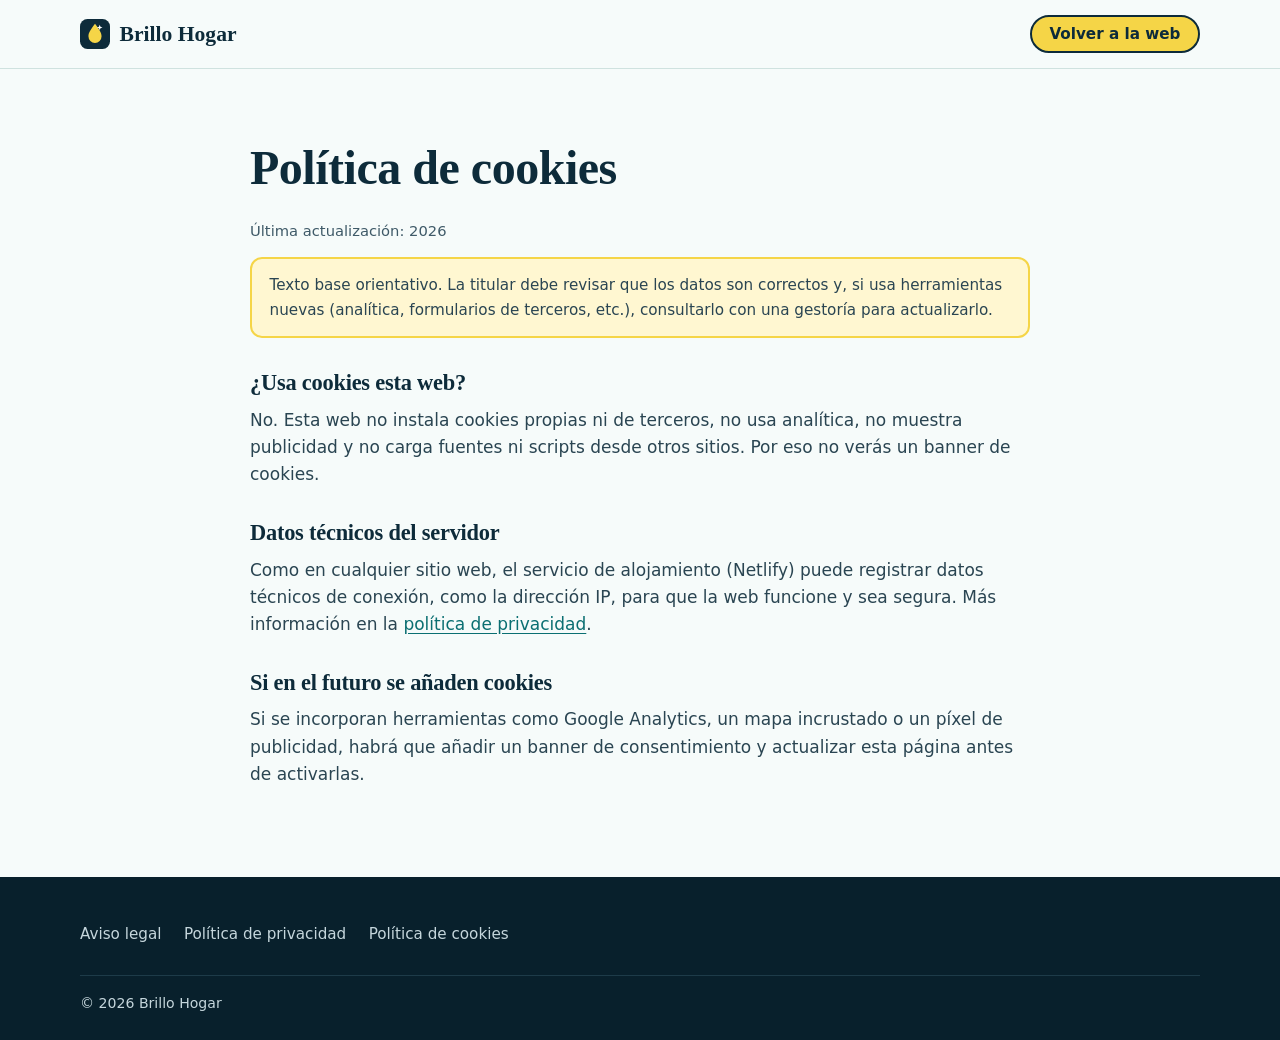
<file: cookies.html>
<!DOCTYPE html>
<html lang="es">
<head>
  <meta charset="UTF-8">
  <meta name="viewport" content="width=device-width, initial-scale=1">
  <title>Política de cookies | Brillo Hogar</title>
  <meta name="robots" content="noindex,follow">
  <link rel="icon" href="favicon.svg" type="image/svg+xml">
  <link rel="stylesheet" href="style.css">
</head>
<body>
  <header class="header">
    <div class="container nav">
      <a href="index.html" class="logo">
        <svg width="30" height="30" viewBox="0 0 64 64" aria-hidden="true"><rect width="64" height="64" rx="16" fill="#0d2b3a"/><path d="M32 10c8 11 14 18 14 27a14 14 0 0 1-28 0c0-9 6-16 14-27z" fill="#f5d547"/><path d="M42 12l1.6 4.4L48 18l-4.4 1.6L42 24l-1.6-4.4L36 18l4.4-1.6z" fill="#fff"/></svg>
        <span data-site="name">Brillo Hogar</span>
      </a>
      <a href="index.html" class="btn btn-small">Volver a la web</a>
    </div>
  </header>
  <main class="legal">
    <div class="container narrow">
      <h1>Política de cookies</h1>
      <p class="meta">Última actualización: <span id="year"></span></p>
      <p class="draft">Texto base orientativo. La titular debe revisar que los datos son correctos y, si usa herramientas nuevas (analítica, formularios de terceros, etc.), consultarlo con una gestoría para actualizarlo.</p>
      <h2>¿Usa cookies esta web?</h2>
      <p>No. Esta web no instala cookies propias ni de terceros, no usa analítica, no muestra publicidad y no carga fuentes ni scripts desde otros sitios. Por eso no verás un banner de cookies.</p>
      <h2>Datos técnicos del servidor</h2>
      <p>Como en cualquier sitio web, el servicio de alojamiento (Netlify) puede registrar datos técnicos de conexión, como la dirección IP, para que la web funcione y sea segura. Más información en la <a href="privacidad.html">política de privacidad</a>.</p>
      <h2>Si en el futuro se añaden cookies</h2>
      <p>Si se incorporan herramientas como Google Analytics, un mapa incrustado o un píxel de publicidad, habrá que añadir un banner de consentimiento y actualizar esta página antes de activarlas.</p>

    </div>
  </main>
  <footer class="footer">
    <div class="container footer-grid">
      <nav class="footer-links" aria-label="Legal">
        <a href="aviso-legal.html">Aviso legal</a>
        <a href="privacidad.html">Política de privacidad</a>
        <a href="cookies.html">Política de cookies</a>
      </nav>
      <p class="copy">© <span id="year2"></span> <span data-site="name">Brillo Hogar</span></p>
    </div>
  </footer>
  <script>document.getElementById("year2").textContent = new Date().getFullYear();</script>
  <script src="config.js"></script>
  <script src="script.js"></script>
</body>
</html>
</file>
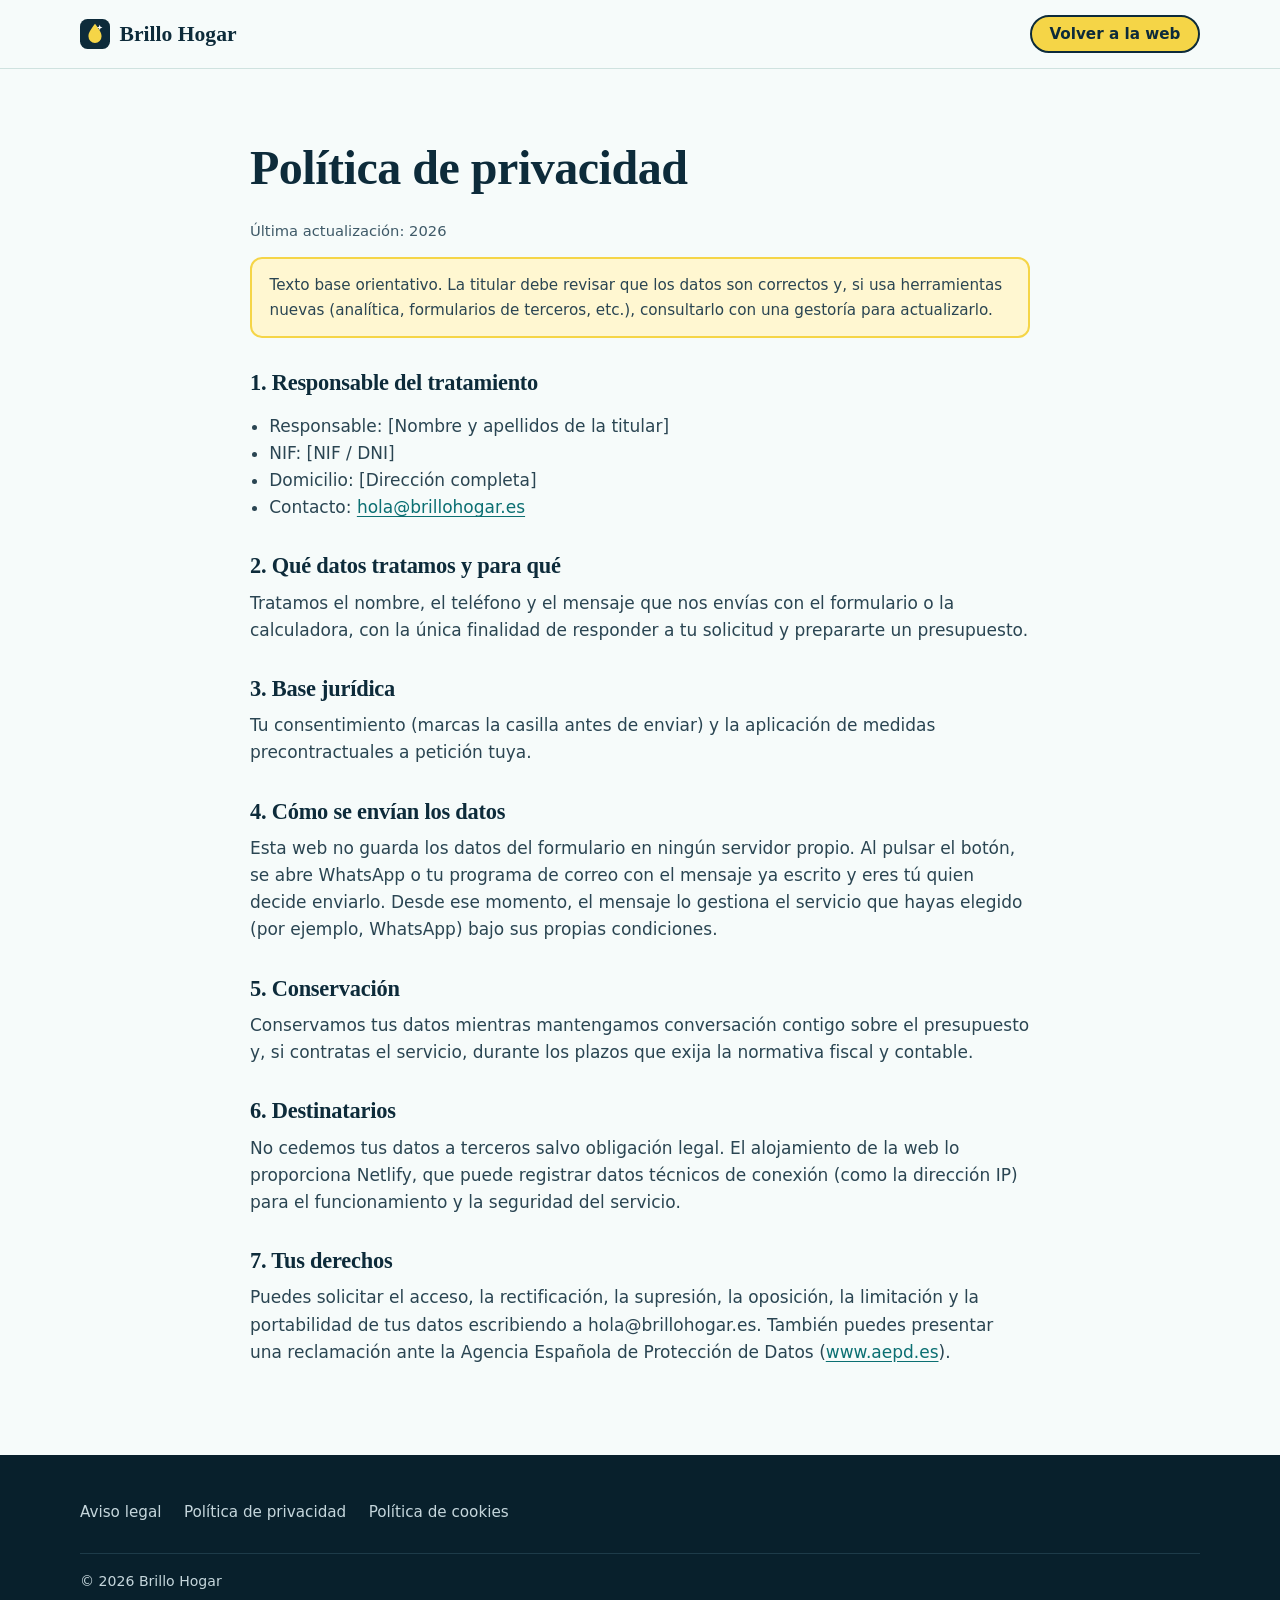
<file: privacidad.html>
<!DOCTYPE html>
<html lang="es">
<head>
  <meta charset="UTF-8">
  <meta name="viewport" content="width=device-width, initial-scale=1">
  <title>Política de privacidad | Brillo Hogar</title>
  <meta name="robots" content="noindex,follow">
  <link rel="icon" href="favicon.svg" type="image/svg+xml">
  <link rel="stylesheet" href="style.css">
</head>
<body>
  <header class="header">
    <div class="container nav">
      <a href="index.html" class="logo">
        <svg width="30" height="30" viewBox="0 0 64 64" aria-hidden="true"><rect width="64" height="64" rx="16" fill="#0d2b3a"/><path d="M32 10c8 11 14 18 14 27a14 14 0 0 1-28 0c0-9 6-16 14-27z" fill="#f5d547"/><path d="M42 12l1.6 4.4L48 18l-4.4 1.6L42 24l-1.6-4.4L36 18l4.4-1.6z" fill="#fff"/></svg>
        <span data-site="name">Brillo Hogar</span>
      </a>
      <a href="index.html" class="btn btn-small">Volver a la web</a>
    </div>
  </header>
  <main class="legal">
    <div class="container narrow">
      <h1>Política de privacidad</h1>
      <p class="meta">Última actualización: <span id="year"></span></p>
      <p class="draft">Texto base orientativo. La titular debe revisar que los datos son correctos y, si usa herramientas nuevas (analítica, formularios de terceros, etc.), consultarlo con una gestoría para actualizarlo.</p>
      <h2>1. Responsable del tratamiento</h2>
      <ul>
        <li>Responsable: <span data-site="legalName">[Nombre y apellidos de la titular]</span></li>
        <li>NIF: <span data-site="nif">[NIF / DNI]</span></li>
        <li>Domicilio: <span data-site="address">[Dirección completa]</span></li>
        <li>Contacto: <a data-site-href="mail" data-site="email" href="mailto:hola@brillohogar.es">hola@brillohogar.es</a></li>
      </ul>
      <h2>2. Qué datos tratamos y para qué</h2>
      <p>Tratamos el nombre, el teléfono y el mensaje que nos envías con el formulario o la calculadora, con la única finalidad de responder a tu solicitud y prepararte un presupuesto.</p>
      <h2>3. Base jurídica</h2>
      <p>Tu consentimiento (marcas la casilla antes de enviar) y la aplicación de medidas precontractuales a petición tuya.</p>
      <h2>4. Cómo se envían los datos</h2>
      <p>Esta web no guarda los datos del formulario en ningún servidor propio. Al pulsar el botón, se abre WhatsApp o tu programa de correo con el mensaje ya escrito y eres tú quien decide enviarlo. Desde ese momento, el mensaje lo gestiona el servicio que hayas elegido (por ejemplo, WhatsApp) bajo sus propias condiciones.</p>
      <h2>5. Conservación</h2>
      <p>Conservamos tus datos mientras mantengamos conversación contigo sobre el presupuesto y, si contratas el servicio, durante los plazos que exija la normativa fiscal y contable.</p>
      <h2>6. Destinatarios</h2>
      <p>No cedemos tus datos a terceros salvo obligación legal. El alojamiento de la web lo proporciona Netlify, que puede registrar datos técnicos de conexión (como la dirección IP) para el funcionamiento y la seguridad del servicio.</p>
      <h2>7. Tus derechos</h2>
      <p>Puedes solicitar el acceso, la rectificación, la supresión, la oposición, la limitación y la portabilidad de tus datos escribiendo a <span data-site="email">hola@brillohogar.es</span>. También puedes presentar una reclamación ante la Agencia Española de Protección de Datos (<a href="https://www.aepd.es" target="_blank" rel="noopener">www.aepd.es</a>).</p>

    </div>
  </main>
  <footer class="footer">
    <div class="container footer-grid">
      <nav class="footer-links" aria-label="Legal">
        <a href="aviso-legal.html">Aviso legal</a>
        <a href="privacidad.html">Política de privacidad</a>
        <a href="cookies.html">Política de cookies</a>
      </nav>
      <p class="copy">© <span id="year2"></span> <span data-site="name">Brillo Hogar</span></p>
    </div>
  </footer>
  <script>document.getElementById("year2").textContent = new Date().getFullYear();</script>
  <script src="config.js"></script>
  <script src="script.js"></script>
</body>
</html>
</file>
<file: style.css>
/* ===== Brillo Hogar · estilos =====
   Sin fuentes externas: se usan las tipografías del propio dispositivo,
   así la web carga más rápido y no envía datos a terceros. */
:root {
  --ink: #0d2b3a;
  --muted: #3f5a68;
  --glass: #e1f1ef;
  --foam: #f6fbfa;
  --white: #ffffff;
  --aqua: #0b6f72;
  --lemon: #f5d547;
  --line: #cfe2df;
  --danger: #b42318;
  --serif: "Iowan Old Style", "Palatino Linotype", Palatino, "Book Antiqua", Georgia, serif;
  --sans: system-ui, -apple-system, "Segoe UI", Roboto, "Helvetica Neue", Arial, sans-serif;
  --r-panel: 18px;
  --r-field: 10px;
}

*, *::before, *::after { box-sizing: border-box; }
html { scroll-behavior: smooth; scroll-padding-top: 84px; -webkit-text-size-adjust: 100%; }
body { margin: 0; font-family: var(--sans); color: var(--ink); background: var(--foam); line-height: 1.6; font-size: 1.0625rem; }
img, svg { max-width: 100%; }
a { color: var(--aqua); text-underline-offset: 3px; }
p { margin: 0 0 1em; }
h1, h2, h3 { font-family: var(--serif); line-height: 1.12; margin: 0 0 .5em; letter-spacing: -.01em; text-wrap: balance; }
h1 { font-size: clamp(2.4rem, 5.4vw, 4rem); font-weight: 700; }
h2 { font-size: clamp(1.8rem, 3.6vw, 2.6rem); font-weight: 700; }
h3 { font-size: 1.2rem; font-weight: 700; letter-spacing: 0; }

:focus-visible { outline: 3px solid var(--aqua); outline-offset: 3px; border-radius: 4px; }

.container { width: min(1120px, 100% - 2.5rem); margin-inline: auto; }
.narrow { width: min(780px, 100% - 2.5rem); }
.skip { position: absolute; left: -999px; top: 0; background: var(--ink); color: #fff; padding: .7rem 1rem; z-index: 100; }
.skip:focus { left: 0; }

/* ----- Botones ----- */
.btn {
  display: inline-flex; align-items: center; justify-content: center;
  background: var(--lemon); color: var(--ink);
  padding: .85rem 1.55rem; border-radius: 999px;
  font: 700 1rem/1.2 var(--sans); text-decoration: none;
  border: 2px solid var(--ink); cursor: pointer;
  transition: transform .15s, box-shadow .15s;
}
.btn:hover { transform: translateY(-2px); box-shadow: 0 4px 0 var(--ink); }
.btn:active { transform: translateY(0); box-shadow: none; }
.btn-ghost { background: transparent; }
.btn-ghost:hover { background: var(--white); }
.btn-small { padding: .5rem 1.1rem; font-size: .95rem; }

/* ----- Cabecera ----- */
.header { position: sticky; top: 0; z-index: 50; background: rgba(246, 251, 250, .94); backdrop-filter: blur(10px); border-bottom: 1px solid var(--line); }
.nav { display: flex; align-items: center; justify-content: space-between; height: 68px; }
.logo { display: flex; align-items: center; gap: .6rem; font: 700 1.35rem var(--serif); color: var(--ink); text-decoration: none; }
.menu { display: flex; align-items: center; gap: 1.8rem; }
.menu a { text-decoration: none; color: var(--ink); font-weight: 600; font-size: .98rem; }
.menu a:not(.btn):hover { text-decoration: underline; text-decoration-thickness: 2px; text-decoration-color: var(--lemon); }
.menu-btn { display: none; background: none; border: 0; padding: .6rem; cursor: pointer; }
.menu-btn span { display: block; width: 24px; height: 2px; background: var(--ink); margin: 5px 0; transition: transform .25s, opacity .25s; }
.menu-btn[aria-expanded="true"] span:nth-child(1) { transform: translateY(7px) rotate(45deg); }
.menu-btn[aria-expanded="true"] span:nth-child(2) { opacity: 0; }
.menu-btn[aria-expanded="true"] span:nth-child(3) { transform: translateY(-7px) rotate(-45deg); }

/* ----- Hero ----- */
.hero { background: var(--glass); padding: clamp(2.5rem, 6vw, 5rem) 0 clamp(3rem, 6vw, 5rem); }
.hero-grid { display: grid; grid-template-columns: 1.15fr .85fr; gap: clamp(2rem, 5vw, 4.5rem); align-items: center; }
.lead { font-size: 1.2rem; color: var(--muted); max-width: 34rem; }
.hero-actions { display: flex; flex-wrap: wrap; gap: .8rem; margin: 1.8rem 0; }
.trust { list-style: none; padding: 0; margin: 0; display: grid; gap: .55rem; font-weight: 600; font-size: .98rem; }
.trust li { display: flex; align-items: center; gap: .6rem; }
.trust svg { width: 20px; height: 20px; flex: none; fill: none; stroke: var(--aqua); stroke-width: 3; stroke-linecap: round; stroke-linejoin: round; }

/* Antes / después */
.pane-wrap { margin: 0; justify-self: center; width: min(100%, 420px); }
.pane { position: relative; aspect-ratio: 5 / 6; border-radius: 22px; overflow: hidden; border: 3px solid var(--ink); box-shadow: 8px 8px 0 var(--ink); background: #cfe6e4; --pos: 0%; touch-action: pan-y; }
.layer { position: absolute; inset: 0; }
.layer svg, .layer img { width: 100%; height: 100%; display: block; object-fit: cover; }
.layer-clean { clip-path: inset(0 calc(100% - var(--pos)) 0 0); }
.pane-line { position: absolute; top: 0; bottom: 0; left: var(--pos); width: 4px; transform: translateX(-50%); background: var(--lemon); box-shadow: 0 0 0 2px var(--ink); pointer-events: none; }
.pane-knob { position: absolute; top: 50%; left: var(--pos); width: 46px; height: 46px; border-radius: 50%; transform: translate(-50%, -50%); background: var(--lemon); border: 3px solid var(--ink); display: grid; place-items: center; pointer-events: none; }
.pane-knob svg { width: 22px; height: 22px; fill: none; stroke: var(--ink); stroke-width: 2.4; stroke-linecap: round; stroke-linejoin: round; }
.pane input { position: absolute; inset: 0; width: 100%; height: 100%; margin: 0; opacity: 0; cursor: ew-resize; }
.pane:focus-within { outline: 3px solid var(--aqua); outline-offset: 4px; }
.tag { position: absolute; top: 14px; background: var(--ink); color: #fff; font-weight: 700; font-size: .85rem; padding: .25rem .7rem; border-radius: 999px; pointer-events: none; }
.tag-after { left: 14px; }
.tag-before { right: 14px; }
.pane-wrap figcaption { text-align: center; margin-top: 1.1rem; font-size: .92rem; color: var(--muted); }

/* ----- Secciones ----- */
.section { padding: clamp(3.5rem, 7vw, 6rem) 0; }
.section-glass { background: var(--glass); }
.section-head { max-width: 640px; margin: 0 0 2.8rem; }
.section-head p { color: var(--muted); font-size: 1.1rem; margin: 0; }

/* Servicios (lista editorial, sin tarjetas) */
.services { display: grid; grid-template-columns: repeat(3, 1fr); gap: 0 2.5rem; }
.svc { border-top: 3px solid var(--ink); padding: 1.4rem 0 2.2rem; }
.ico { width: 34px; height: 34px; fill: none; stroke: var(--aqua); stroke-width: 1.8; stroke-linecap: round; stroke-linejoin: round; margin-bottom: .9rem; }
.svc p { color: var(--muted); margin: 0; }

/* Pasos (sí es una secuencia: numerada) */
.steps { list-style: none; padding: 0; margin: 0; display: grid; grid-template-columns: repeat(4, 1fr); gap: 1.5rem; position: relative; }
.steps li { position: relative; }
.steps li:not(:last-child)::after { content: ""; position: absolute; top: 21px; left: 54px; right: -1rem; height: 3px; background: var(--ink); opacity: .25; }
.num { display: grid; place-items: center; width: 44px; height: 44px; border-radius: 50%; background: var(--ink); color: var(--lemon); font: 700 1.2rem var(--serif); margin-bottom: 1rem; }
.steps p { color: var(--muted); margin: 0; }

/* Calculadora */
.calc { display: grid; grid-template-columns: 1.25fr 1fr; gap: 1.6rem; align-items: start; }
.calc-form { background: var(--white); border: 2px solid var(--ink); border-radius: var(--r-panel); padding: clamp(1.4rem, 3vw, 2.2rem); display: grid; gap: 1.6rem; }
fieldset { border: 0; padding: 0; margin: 0; min-width: 0; }
legend { font-weight: 700; padding: 0; margin-bottom: .7rem; }
.chips { display: flex; flex-wrap: wrap; gap: .55rem; }
.chip input { position: absolute; opacity: 0; pointer-events: none; }
.chip span { display: inline-block; padding: .55rem 1.1rem; border: 2px solid var(--line); border-radius: 999px; font-weight: 600; cursor: pointer; background: var(--white); transition: background .15s, border-color .15s; }
.chip:hover span { border-color: var(--aqua); }
.chip input:checked + span { background: var(--ink); border-color: var(--ink); color: #fff; }
.chip input:focus-visible + span { outline: 3px solid var(--aqua); outline-offset: 2px; }
.chip input:disabled + span { opacity: .4; cursor: not-allowed; }
.hint { margin: .7rem 0 0; font-size: .92rem; color: var(--muted); min-height: 1.4em; }

.range-row { display: flex; align-items: center; gap: 1rem; }
.range-row output { min-width: 5.5rem; text-align: right; font: 700 1.5rem var(--serif); }
input[type="range"] { -webkit-appearance: none; appearance: none; width: 100%; height: 8px; border-radius: 99px; background: var(--line); outline-offset: 6px; }
.range-row input[type="range"] { flex: 1; }
input[type="range"]::-webkit-slider-thumb { -webkit-appearance: none; width: 28px; height: 28px; border-radius: 50%; background: var(--lemon); border: 3px solid var(--ink); cursor: grab; }
input[type="range"]::-moz-range-thumb { width: 22px; height: 22px; border-radius: 50%; background: var(--lemon); border: 3px solid var(--ink); cursor: grab; }
.pane input[type="range"] { background: transparent; height: 100%; }

.extras { display: grid; gap: .5rem; }
.check-row { display: flex; align-items: center; gap: .75rem; padding: .7rem .9rem; border: 2px solid var(--line); border-radius: var(--r-field); cursor: pointer; font-weight: 500; }
.check-row:has(input:checked) { border-color: var(--ink); background: var(--foam); }
.check-row input { width: 20px; height: 20px; accent-color: var(--ink); flex: none; }
.check-row span { flex: 1; }
.check-row em { font-style: normal; font-weight: 700; color: var(--aqua); }

.calc-result { background: var(--ink); color: #fff; border-radius: var(--r-panel); padding: clamp(1.6rem, 3vw, 2.2rem); position: sticky; top: 92px; }
.res-label { margin: 0 0 .2rem; opacity: .75; font-size: .95rem; }
.res-price { font: 700 clamp(2.4rem, 5vw, 3.3rem)/1.05 var(--serif); color: var(--lemon); margin: 0 0 .4rem; }
.res-sub { opacity: .85; margin-bottom: 1.2rem; }
.res-list { list-style: none; padding: 0; margin: 0 0 1.6rem; border-top: 1px solid rgba(255, 255, 255, .2); }
.res-list li { display: flex; justify-content: space-between; gap: 1rem; padding: .55rem 0; border-bottom: 1px solid rgba(255, 255, 255, .2); font-size: .97rem; }
.res-list b { font-weight: 600; text-align: right; }
.calc-result .btn { width: 100%; border-color: var(--lemon); }
.calc-result .btn:hover { box-shadow: 0 4px 0 var(--lemon); }
.res-link { display: block; text-align: center; color: #fff; margin-top: 1rem; font-weight: 600; }
.res-note { font-size: .85rem; opacity: .7; margin: 1.1rem 0 0; }

/* Banda de garantía */
.band { background: var(--aqua); color: #fff; padding: clamp(3.5rem, 7vw, 5.5rem) 0; }
.band-grid { display: grid; grid-template-columns: 1fr 1fr; gap: clamp(2rem, 5vw, 4rem); align-items: center; }
.band h2 { margin: 0; font-size: clamp(2rem, 4.6vw, 3.3rem); }
.band p { font-size: 1.1rem; }
.band-list { list-style: none; padding: 0; margin: 1.2rem 0 0; display: grid; gap: .5rem; font-weight: 600; }
.band-list li { padding-left: 1.9rem; position: relative; }
.band-list li::before { content: ""; position: absolute; left: 0; top: .45em; width: 1.05rem; height: .55rem; border-left: 3px solid var(--lemon); border-bottom: 3px solid var(--lemon); transform: rotate(-45deg); }

/* Zona */
.areas { list-style: none; padding: 0; margin: 0; display: flex; flex-wrap: wrap; gap: .6rem; }
.areas li { padding: .5rem 1.1rem; border: 2px solid var(--ink); border-radius: 999px; font-weight: 600; background: var(--white); }

/* Opiniones (para cuando haya reseñas reales) */
.quotes { display: grid; grid-template-columns: repeat(auto-fit, minmax(260px, 1fr)); gap: 1.4rem; }
.quote { margin: 0; padding: 1.6rem; background: var(--white); border-left: 5px solid var(--lemon); border-radius: 4px var(--r-panel) var(--r-panel) 4px; }
.quote footer { font-weight: 700; }

/* FAQ */
.faq { background: var(--white); border: 2px solid var(--ink); border-radius: 14px; margin-bottom: .75rem; }
.faq summary { cursor: pointer; font-weight: 700; list-style: none; display: flex; justify-content: space-between; gap: 1rem; padding: 1.1rem 1.3rem; }
.faq summary::-webkit-details-marker { display: none; }
.faq summary::after { content: "+"; font-size: 1.5rem; line-height: 1; color: var(--aqua); transition: transform .2s; }
.faq[open] summary::after { transform: rotate(45deg); }
.faq p { margin: 0; padding: 0 1.3rem 1.2rem; color: var(--muted); }

/* Contacto */
.contact { background: var(--ink); color: #fff; }
.contact-grid { display: grid; grid-template-columns: 1fr 1.1fr; gap: clamp(2rem, 5vw, 4rem); align-items: start; }
.contact-info p { opacity: .85; font-size: 1.1rem; }
.contact-list { list-style: none; padding: 0; margin: 1.8rem 0 0; display: grid; gap: 1rem; }
.contact-list li { display: flex; align-items: center; gap: .9rem; }
.contact-list svg { width: 24px; height: 24px; flex: none; fill: none; stroke: var(--lemon); stroke-width: 1.8; stroke-linecap: round; stroke-linejoin: round; }
.contact-list a { color: #fff; }
.form { background: var(--white); color: var(--ink); padding: clamp(1.4rem, 3vw, 2.2rem); border-radius: var(--r-panel); display: grid; gap: 1rem; }
.form label { display: grid; gap: .35rem; font-weight: 700; font-size: .95rem; }
.form input:not([type="checkbox"]), .form select, .form textarea { font: inherit; font-weight: 400; padding: .75rem .9rem; border: 2px solid var(--line); border-radius: var(--r-field); background: var(--white); color: var(--ink); width: 100%; }
.form input:focus, .form select:focus, .form textarea:focus { outline: none; border-color: var(--aqua); box-shadow: 0 0 0 3px rgba(11, 111, 114, .2); }
.form .invalid { border-color: var(--danger) !important; }
.form .check { display: flex; align-items: flex-start; gap: .65rem; font-weight: 400; font-size: .9rem; }
.form .check input { margin-top: .3rem; width: 18px; height: 18px; accent-color: var(--ink); flex: none; }
.form-actions { display: flex; flex-wrap: wrap; gap: .7rem; }
.form-msg { margin: 0; min-height: 1.3em; font-size: .95rem; font-weight: 600; }
.form-msg.error { color: var(--danger); }
.form-msg.ok { color: var(--aqua); }

/* Pie */
.footer { background: #08202c; color: #c5d6dc; padding: 2.8rem 0 1.6rem; }
.footer-grid { display: grid; grid-template-columns: 1fr auto; gap: 1.5rem; }
.footer strong { color: #fff; font: 700 1.25rem var(--serif); }
.footer p { margin: .3rem 0 0; }
.footer .small { font-size: .88rem; opacity: .8; }
.footer-links { display: flex; gap: 1.4rem; flex-wrap: wrap; align-items: flex-start; }
.footer-links a { color: #c5d6dc; text-decoration: none; font-size: .95rem; }
.footer-links a:hover { color: #fff; text-decoration: underline; }
.copy { grid-column: 1 / -1; border-top: 1px solid #1d3b49; padding-top: 1rem; font-size: .88rem; }

/* WhatsApp flotante */
.whatsapp { position: fixed; right: 18px; bottom: 18px; z-index: 60; width: 58px; height: 58px; border-radius: 50%; background: #25d366; color: #fff; display: grid; place-items: center; border: 2px solid var(--ink); box-shadow: 3px 3px 0 var(--ink); transition: transform .15s; }
.whatsapp:hover { transform: translateY(-2px); }

/* Páginas legales */
.legal { padding: clamp(2.5rem, 6vw, 4.5rem) 0; }
.legal h1 { font-size: clamp(2rem, 4.5vw, 3rem); }
.legal h2 { font-size: 1.4rem; margin-top: 2rem; }
.legal p, .legal li { color: #2a4552; }
.legal ul { padding-left: 1.2rem; }
.legal .meta { color: var(--muted); font-size: .92rem; }
.legal .draft { background: #fff7d1; border: 2px solid var(--lemon); border-radius: 12px; padding: .9rem 1.1rem; font-size: .95rem; }

/* ----- Responsive ----- */
@media (max-width: 900px) {
  .hero-grid, .calc, .band-grid, .contact-grid { grid-template-columns: 1fr; }
  .services { grid-template-columns: 1fr 1fr; }
  .steps { grid-template-columns: 1fr 1fr; row-gap: 2rem; }
  .steps li::after { display: none; }
  .calc-result { position: static; }
  .menu-btn { display: block; }
  .menu { position: absolute; top: 68px; left: 0; right: 0; background: var(--foam); flex-direction: column; align-items: stretch; gap: 0; padding: .4rem 1.25rem 1.2rem; border-bottom: 1px solid var(--line); display: none; }
  .menu.open { display: flex; }
  .menu a { padding: .85rem 0; border-bottom: 1px solid var(--line); }
  .menu a.btn { text-align: center; margin-top: 1rem; border: 2px solid var(--ink); }
  .footer-grid { grid-template-columns: 1fr; }
}
@media (max-width: 560px) {
  .services, .steps { grid-template-columns: 1fr; }
  .hero-actions .btn, .form-actions .btn { width: 100%; }
}
@media (prefers-reduced-motion: reduce) {
  html { scroll-behavior: auto; }
  * { transition: none !important; }
}
</file>
